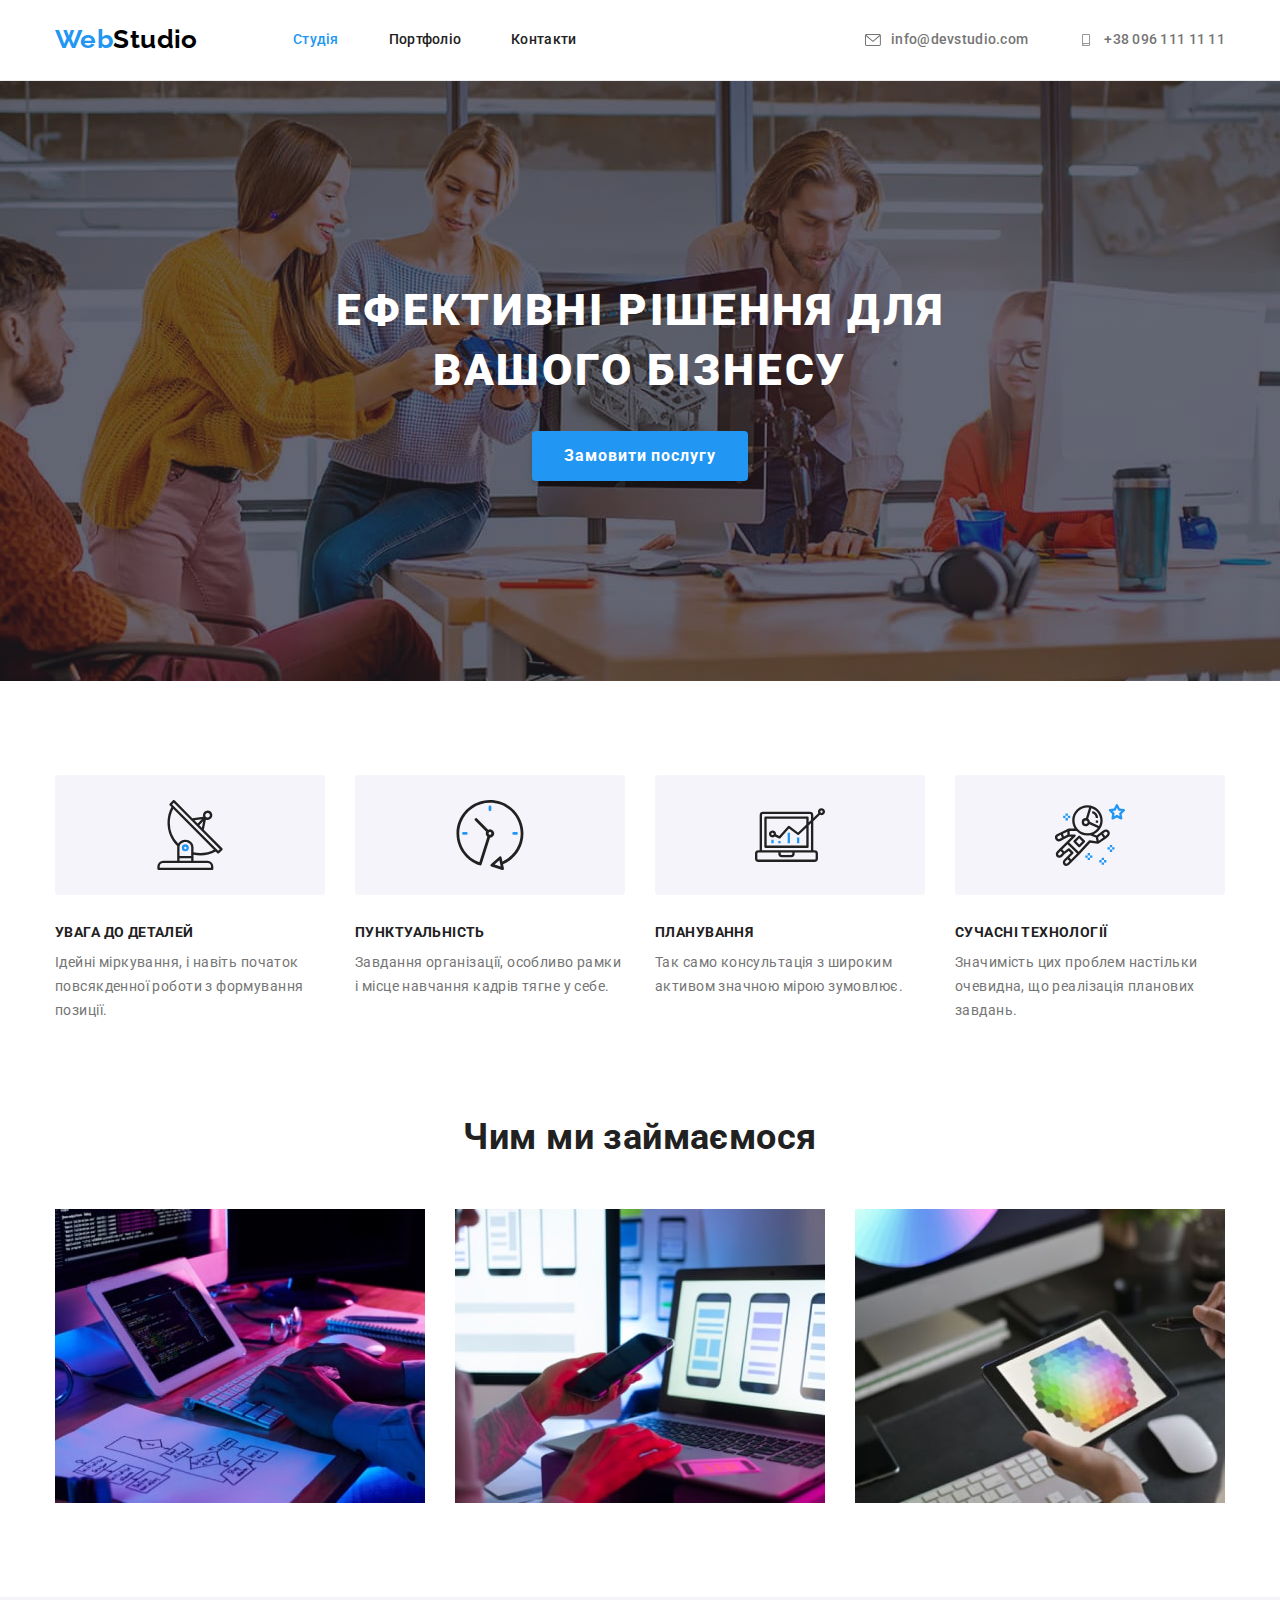
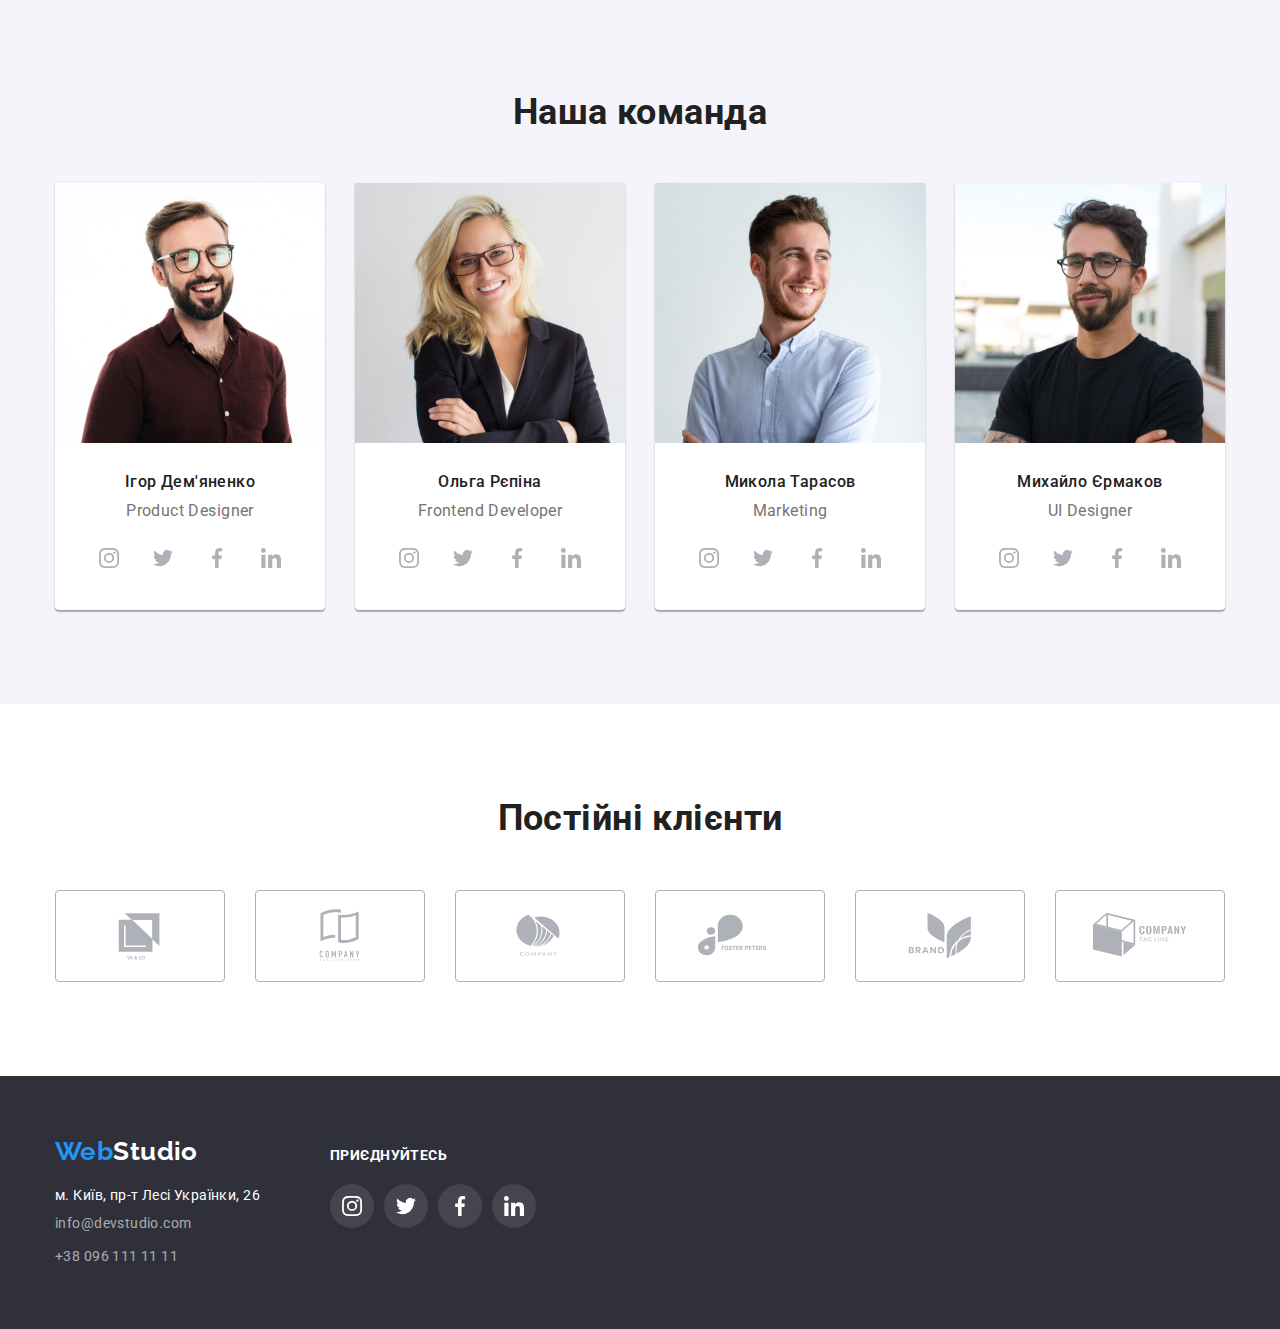
<file: index.html>
<!DOCTYPE html>
<html lang="uk">
  <head>
    <meta charset="UTF-8" />
    <meta http-equiv="X-UA-Compatible" content="IE=edge" />
    <meta name="viewport" content="width=device-width, initial-scale=1.0" />
    <title>WebStudio</title>
    <link rel="preconnect" href="https://fonts.googleapis.com" />
    <link rel="preconnect" href="https://fonts.gstatic.com" crossorigin />
    <link
      href="https://fonts.googleapis.com/css2?family=Raleway:wght@700&family=Roboto:wght@400;500;700;900&display=swap"
      rel="stylesheet"
    />
    <link
      rel="stylesheet"
      href="https://cdnjs.cloudflare.com/ajax/libs/modern-normalize/1.1.0/modern-normalize.min.css"
    />
    <link rel="stylesheet" href="./css/styles.css" />
  </head>
  <body>
    <!--header-->
    <header class="header">
      <div class="nav container">
        <nav class="nav-main">
          <a href="./index.html" class="nav-logo logo link"
            ><span class="navigate-logo">Web</span>Studio
          </a>

          <ul class="nav-menu list">
            <li class="nav-item">
              <a href="./index.html" class="nav-link link">
                <span class="nav-inner">Студія</span>
              </a>
            </li>
            <li class="nav-item">
              <a href="./portfolio.html" class="nav-link link">Портфоліо</a>
            </li>
            <li class="nav-item">
              <a href="" class="nav-link link">Контакти</a>
            </li>
          </ul>
        </nav>

        <ul class="nav-list list">
          <li class="contact-item">
            <a class="contact link" href="mailto:info@devstudio.com">
              <svg class="nav-icon" width="16" height="12">
                <use href="./images/sprite.svg#icon-mail"></use>
              </svg>
              info@devstudio.com
            </a>
          </li>

          <li class="contact-item">
            <a class="contact link" href="tel:+380961111111">
              <svg class="nav-icon" width="16" height="12">
                <use href="./images/sprite.svg#icon-phone"></use>
              </svg>
              +38 096 111 11 11
            </a>
          </li>
        </ul>
      </div>
    </header>

    <main>
      <!-- hero -->
      <section class="hero section">
        <div class="container">
          <h1 class="hero-title">Ефективні рішення для вашого бізнесу</h1>
          <button type="button" class="hero-btn link">Замовити послугу</button>
        </div>
      </section>

      <!-- about -->
      <section class="about section">
        <div class="container">
          <h2 class="visually-hidden">Привілегії</h2>
          <ul class="about-list list">
            <li class="about-item item">
              <div class="about-icon">
                <a class="about-icon-link" href="">
                  <svg class="about-soc-icon" width="70" height="70">
                    <use href="./images/sprite.svg#icon-antenna"></use>
                  </svg>
                </a>
              </div>
              <div class="about-content">
                <h3 class="about-title title">УВАГА ДО ДЕТАЛЕЙ</h3>
                <p class="about-text text">
                  Ідейні міркування, і навіть початок повсякденної роботи з
                  формування позиції.
                </p>
              </div>
            </li>
            <li class="about-item item">
              <div class="about-icon">
                <a class="about-icon-link" href="">
                  <svg class="about-soc-icon" width="70" height="70">
                    <use href="./images/sprite.svg#icon-clock"></use>
                  </svg>
                </a>
              </div>
              <div class="about-content">
                <h3 class="about-title title">ПУНКТУАЛЬНІСТЬ</h3>
                <p class="about-text text">
                  Завдання організації, особливо рамки і місце навчання кадрів
                  тягне у себе.
                </p>
              </div>
            </li>
            <li class="about-item item">
              <div class="about-icon">
                <a class="about-icon-link" href="">
                  <svg class="about-soc-icon" width="70" height="70">
                    <use href="./images/sprite.svg#icon-diagram"></use>
                  </svg>
                </a>
              </div>
              <div class="about-content">
                <h3 class="about-title title">ПЛАНУВАННЯ</h3>
                <p class="about-text text">
                  Так само консультація з широким активом значною мірою
                  зумовлює.
                </p>
              </div>
            </li>
            <li class="about-item item">
              <div class="about-icon">
                <a class="about-icon-link" href="">
                  <svg class="about-soc-icon" width="70" height="70">
                    <use href="./images/sprite.svg#icon-astronaut"></use>
                  </svg>
                </a>
              </div>
              <div class="about-content">
                <h3 class="about-title title">СУЧАСНІ ТЕХНОЛОГІЇ</h3>
                <p class="about-text text">
                  Значимість цих проблем настільки очевидна, що реалізація
                  планових завдань.
                </p>
              </div>
            </li>
          </ul>
        </div>
      </section>

      <!-- work -->
      <section class="work section">
        <div class="container">
          <h2 class="work-section-title title">Чим ми займаємося</h2>
          <ul class="work-list list">
            <li class="work-item item">
              <img src="./images/img.jpg" alt="work" width="370" height="294" />
            </li>
            <li class="work-item item">
              <img
                src="./images/img2.jpg"
                alt="phone"
                width="370"
                height="294"
              />
            </li>
            <li class="work-item item">
              <img
                src="./images/img3.jpg"
                alt="table"
                width="370"
                height="294"
              />
            </li>
          </ul>
        </div>
      </section>

      <!-- team -->
      <section class="team section">
        <div class="container">
          <h2 class="team-section-title title">Наша команда</h2>
          <ul class="team-list list">
            <li class="team-item item">
              <img
                src="./images/team1.jpg"
                alt="igor"
                width="270"
                height="260"
              />
              <div class="team-content">
                <h3 class="team-subtitle title">Ігор Дем'яненко</h3>
                <p class="team-text text">Product Designer</p>
                <!-- icon -->
                <ul class="team-soc-list list">
                  <li class="team-soc-item">
                    <a class="team-soc-link" href="">
                      <svg class="team-soc-icon" width="20" height="20">
                        <use href="./images/sprite.svg#icon-instagram"></use>
                      </svg>
                    </a>
                  </li>
                  <li class="team-soc-item">
                    <a class="team-soc-link" href="">
                      <svg class="team-soc-icon" width="20" height="20">
                        <use href="./images/sprite.svg#icon-twitter"></use>
                      </svg>
                    </a>
                  </li>
                  <li class="team-soc-item">
                    <a class="team-soc-link" href="">
                      <svg class="team-soc-icon" width="20" height="20">
                        <use href="./images/sprite.svg#icon-facebook"></use>
                      </svg>
                    </a>
                  </li>
                  <li class="team-soc-item">
                    <a class="team-soc-link" href="">
                      <svg class="team-soc-icon" width="20" height="20">
                        <use href="./images/sprite.svg#icon-linkedin"></use>
                      </svg>
                    </a>
                  </li>
                </ul>
              </div>
            </li>
            <li class="team-item item">
              <img
                src="./images/team2.jpg"
                alt="olga"
                width="270"
                height="260"
              />
              <div class="team-content">
                <h3 class="team-subtitle title">Ольга Рєпіна</h3>
                <p class="team-text text">Frontend Developer</p>
                <!-- icon -->
                <ul class="team-soc-list list">
                  <li class="team-soc-item">
                    <a class="team-soc-link" href="">
                      <svg class="team-soc-icon" width="20" height="20">
                        <use href="./images/sprite.svg#icon-instagram"></use>
                      </svg>
                    </a>
                  </li>
                  <li class="team-soc-item">
                    <a class="team-soc-link" href="">
                      <svg class="team-soc-icon" width="20" height="20">
                        <use href="./images/sprite.svg#icon-twitter"></use>
                      </svg>
                    </a>
                  </li>
                  <li class="team-soc-item">
                    <a class="team-soc-link" href="">
                      <svg class="team-soc-icon" width="20" height="20">
                        <use href="./images/sprite.svg#icon-facebook"></use>
                      </svg>
                    </a>
                  </li>
                  <li class="team-soc-item">
                    <a class="team-soc-link" href="">
                      <svg class="team-soc-icon" width="20" height="20">
                        <use href="./images/sprite.svg#icon-linkedin"></use>
                      </svg>
                    </a>
                  </li>
                </ul>
              </div>
            </li>
            <li class="team-item item">
              <img
                src="./images/team3.jpg"
                alt="mikola"
                width="270"
                height="260"
              />
              <div class="team-content">
                <h3 class="team-subtitle title">Микола Тарасов</h3>
                <p class="team-text text">Marketing</p>
                <!-- icon -->
                <ul class="team-soc-list list">
                  <li class="team-soc-item">
                    <a class="team-soc-link" href="">
                      <svg class="team-soc-icon" width="20" height="20">
                        <use href="./images/sprite.svg#icon-instagram"></use>
                      </svg>
                    </a>
                  </li>
                  <li class="team-soc-item">
                    <a class="team-soc-link" href="">
                      <svg class="team-soc-icon" width="20" height="20">
                        <use href="./images/sprite.svg#icon-twitter"></use>
                      </svg>
                    </a>
                  </li>
                  <li class="team-soc-item">
                    <a class="team-soc-link" href="">
                      <svg class="team-soc-icon" width="20" height="20">
                        <use href="./images/sprite.svg#icon-facebook"></use>
                      </svg>
                    </a>
                  </li>
                  <li class="team-soc-item">
                    <a class="team-soc-link" href="">
                      <svg class="team-soc-icon" width="20" height="20">
                        <use href="./images/sprite.svg#icon-linkedin"></use>
                      </svg>
                    </a>
                  </li>
                </ul>
              </div>
            </li>
            <li class="team-item item">
              <img
                src="./images/team4.jpg"
                alt="mikle"
                width="270"
                height="260"
              />
              <div class="team-content">
                <h3 class="team-subtitle title">Михайло Єрмаков</h3>
                <p class="team-text text">UI Designer</p>
                <!-- icon -->
                <ul class="team-soc-list list">
                  <li class="team-soc-item">
                    <a class="team-soc-link" href="">
                      <svg class="team-soc-icon" width="20" height="20">
                        <use href="./images/sprite.svg#icon-instagram"></use>
                      </svg>
                    </a>
                  </li>
                  <li class="team-soc-item">
                    <a class="team-soc-link" href="">
                      <svg class="team-soc-icon" width="20" height="20">
                        <use href="./images/sprite.svg#icon-twitter"></use>
                      </svg>
                    </a>
                  </li>
                  <li class="team-soc-item">
                    <a class="team-soc-link" href="">
                      <svg class="team-soc-icon" width="20" height="20">
                        <use href="./images/sprite.svg#icon-facebook"></use>
                      </svg>
                    </a>
                  </li>
                  <li class="team-soc-item">
                    <a class="team-soc-link" href="">
                      <svg class="team-soc-icon" width="20" height="20">
                        <use href="./images/sprite.svg#icon-linkedin"></use>
                      </svg>
                    </a>
                  </li>
                </ul>
              </div>
            </li>
          </ul>
        </div>
      </section>

      <!-- Clients -->
      <section class="clients section">
        <div class="container">
          <h2 class="clients-title title">Постійні клієнти</h2>
          <ul class="clients-list list">
            <li class="clients-item">
              <a class="clients-link" href="">
                <svg class="clients-icon" width="106" height="60">
                  <use href="./images/sprite.svg#icon-Logo-1"></use>
                </svg>
              </a>
            </li>
            <li class="clients-item">
              <a class="clients-link" href="">
                <svg class="clients-icon" width="106" height="60">
                  <use href="./images/sprite.svg#icon-Logo-2"></use>
                </svg>
              </a>
            </li>
            <li class="clients-item">
              <a class="clients-link" href="">
                <svg class="clients-icon" width="106" height="60">
                  <use href="./images/sprite.svg#icon-Logo-3"></use>
                </svg>
              </a>
            </li>
            <li class="clients-item">
              <a class="clients-link" href="">
                <svg class="clients-icon" width="106" height="60">
                  <use href="./images/sprite.svg#icon-Logo-4"></use>
                </svg>
              </a>
            </li>
            <li class="clients-item">
              <a class="clients-link" href="">
                <svg class="clients-icon" width="106" height="60">
                  <use href="./images/sprite.svg#icon-Logo-5"></use>
                </svg>
              </a>
            </li>
            <li class="clients-item">
              <a class="clients-link" href="">
                <svg class="clients-icon" width="106" height="60">
                  <use href="./images/sprite.svg#icon-Logo-6"></use>
                </svg>
              </a>
            </li>
          </ul>
        </div>
      </section>
    </main>
    <!--Footer-->
    <footer class="footer">
      <div class="container">
        <div class="footer-block">
          <a href="./index.html" class="logo link"
            ><span class="footer-logo">Web</span>Studio</a
          >
          <address class="address">
            <ul class="footer-list list">
              <li class="footer-item item">
                <a href="" class="footer-address link"
                  >м. Київ, пр-т Лесі Українки, 26</a
                >
              </li>
              <li class="footer-item item">
                <a href="mailto:info@devstudio.com " class="footer-contact link"
                  >info@devstudio.com</a
                >
              </li>
              <li class="footer-item item">
                <a href="tel:+380961111111" class="footer-contact link"
                  >+38 096 111 11 11</a
                >
              </li>
            </ul>
          </address>
        </div>

        <div class="join">
          <h2 class="join-title title">приєднуйтесь</h2>
          <ul class="join-list list">
            <li class="join-item">
              <a class="join-link link" href="">
                <svg class="join-icon" width="20" height="20">
                  <use href="./images/sprite.svg#icon-instagram"></use>
                </svg>
              </a>
            </li>
            <li class="join-item">
              <a class="join-link link" href="">
                <svg class="join-icon" width="20" height="20">
                  <use href="./images/sprite.svg#icon-twitter"></use>
                </svg>
              </a>
            </li>
            <li class="join-item">
              <a class="join-link link" href="">
                <svg class="join-icon" width="20" height="20">
                  <use href="./images/sprite.svg#icon-facebook"></use>
                </svg>
              </a>
            </li>
            <li class="join-item">
              <a class="join-link link" href="">
                <svg class="join-icon" width="20" height="20">
                  <use href="./images/sprite.svg#icon-linkedin"></use>
                </svg>
              </a>
            </li>
          </ul>
        </div>
      </div>
    </footer>
  </body>
</html>
</file>
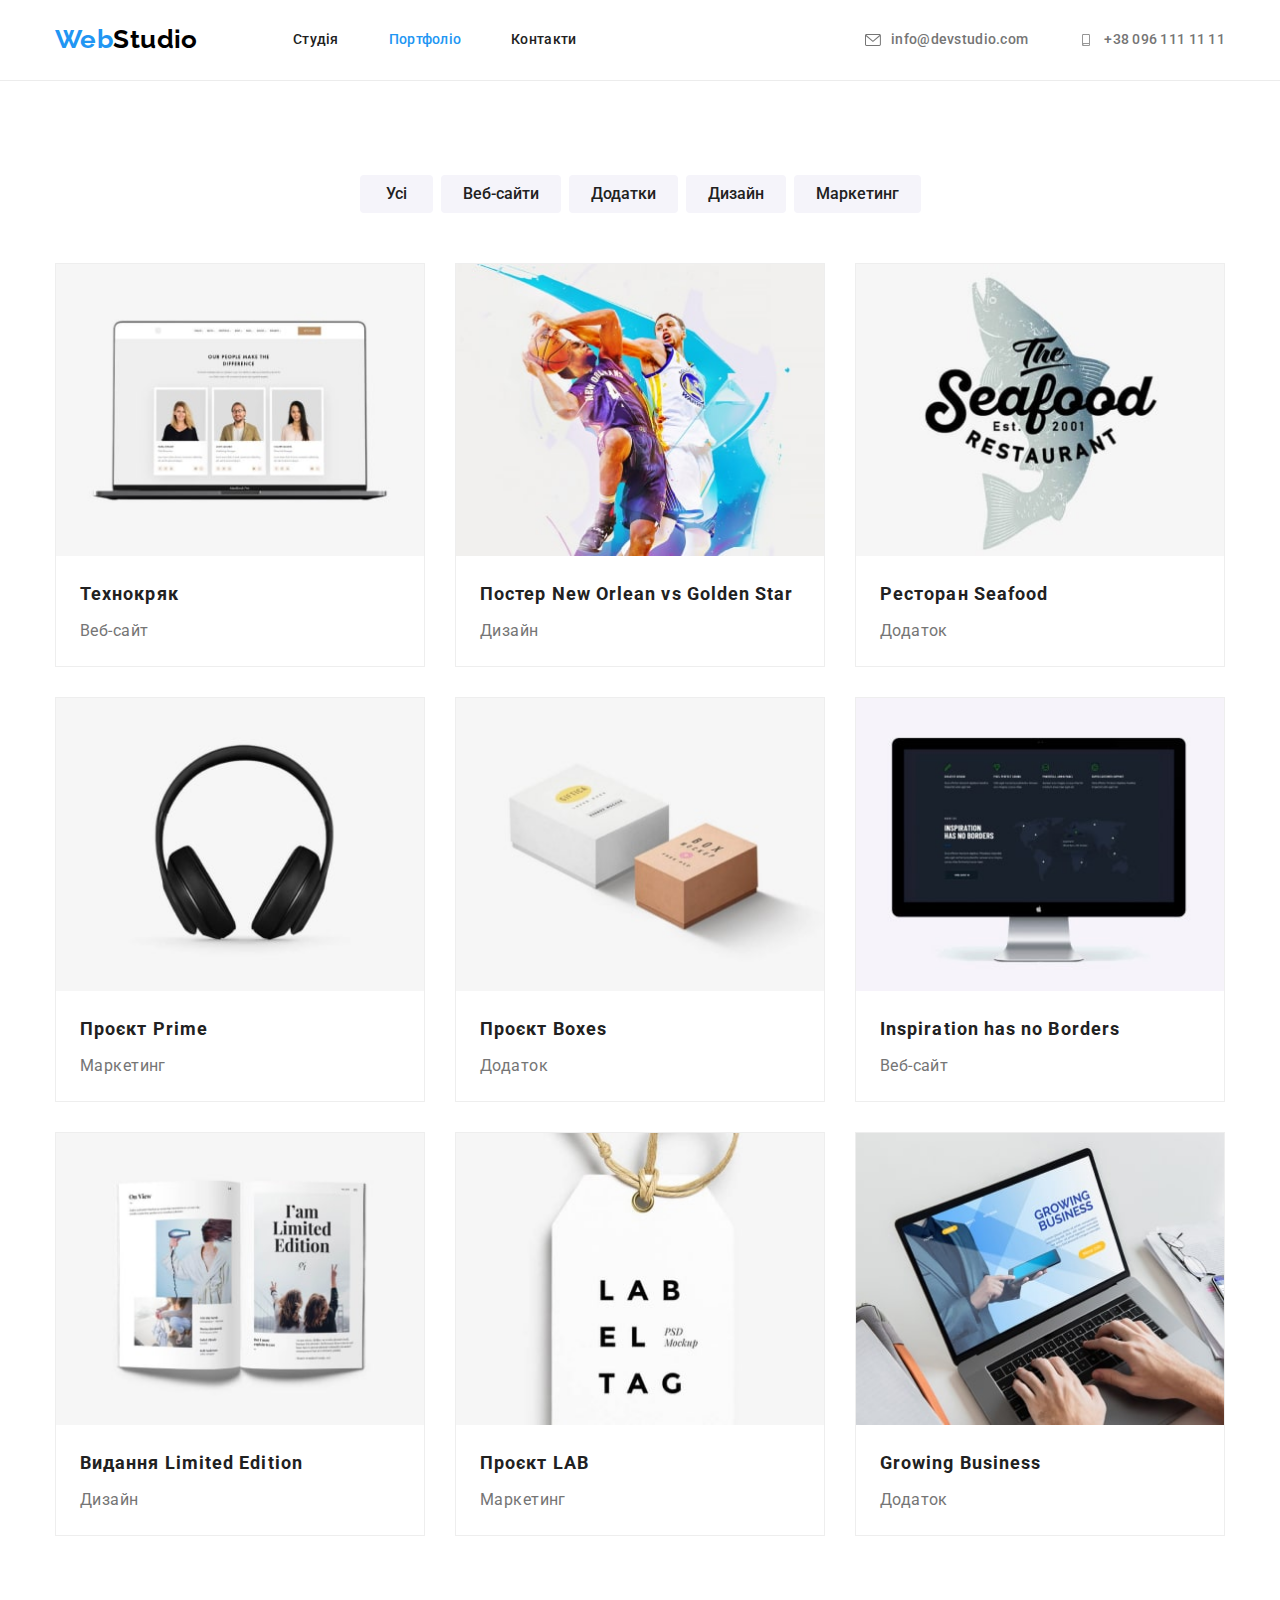
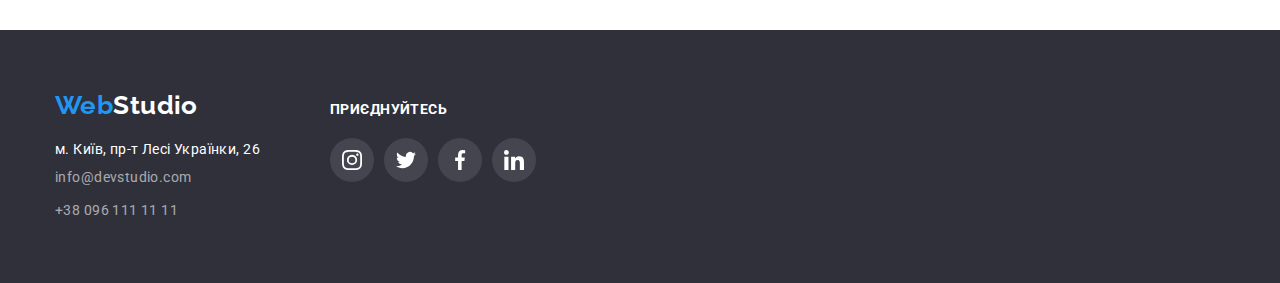
<file: portfolio.html>
<!DOCTYPE html>
<html lang="uk">
  <head>
    <meta charset="UTF-8" />
    <meta http-equiv="X-UA-Compatible" content="IE=edge" />
    <meta name="viewport" content="width=device-width, initial-scale=1.0" />
    <title>WebStudio</title>
    <link rel="preconnect" href="https://fonts.googleapis.com" />
    <link rel="preconnect" href="https://fonts.gstatic.com" crossorigin />
    <link
      href="https://fonts.googleapis.com/css2?family=Raleway:wght@700&family=Roboto:wght@400;500;700;900&display=swap"
      rel="stylesheet"
    />
    <link
      rel="stylesheet"
      href="https://cdnjs.cloudflare.com/ajax/libs/modern-normalize/1.1.0/modern-normalize.min.css"
    />
    <link rel="stylesheet" href="./css/styles.css" />
  </head>
  <body>
    <!--header-->
    <header class="header">
      <div class="nav container">
        <nav class="nav-main">
          <a href="./index.html" class="nav-logo logo link"
            ><span class="navigate-logo">Web</span>Studio
          </a>

          <ul class="nav-menu list">
            <li class="nav-item">
              <a href="./index.html" class="nav-link link"> Студія </a>
            </li>
            <li class="nav-item">
              <a href="./portfolio.html" class="nav-link link">
                <span class="nav-inner">Портфоліо</span></a
              >
            </li>
            <li class="nav-item">
              <a href="" class="nav-link link">Контакти</a>
            </li>
          </ul>
        </nav>

        <ul class="nav-list list">
          <li class="contact-item">
            <a class="nav-mail contact link" href="mailto:info@devstudio.com">
              <svg class="nav-icon" width="16" height="12">
                <use href="./images/sprite.svg#icon-mail"></use></svg
              >info@devstudio.com</a
            >
          </li>

          <li class="contact-item">
            <a class="nav-tel contact link" href="tel:+380961111111">
              <svg class="nav-icon" width="16" height="12">
                <use href="./images/sprite.svg#icon-phone"></use></svg
              >+38 096 111 11 11</a
            >
          </li>
        </ul>
      </div>
    </header>

    <!-- Main Content -->
    <main>
      <section class="content section">
        <div class="container">
          <h1 class="visually-hidden">Portfolio</h1>

          <ul class="content-list list">
            <li class="content-item">
              <button type="button" class="content-btn link">Усі</button>
            </li>
            <li class="content-item">
              <button type="button" class="content-btn link">Веб-сайти</button>
            </li>
            <li class="content-item">
              <button type="button" class="content-btn link">Додатки</button>
            </li>
            <li class="content-item">
              <button type="button" class="content-btn link">Дизайн</button>
            </li>
            <li class="content-item">
              <button type="button" class="content-btn link">Маркетинг</button>
            </li>
          </ul>
          <ul class="gallery-list list">
            <li class="gallery-item item">
              <a class="gallery-icon link" href="">
                <img
                  src="./images/img-portfolio1.jpg"
                  alt="gallery"
                  width="370"
                  height="294"
                />
                <div class="gallery-content">
                  <h2 class="gallery-title title">Технокряк</h2>
                  <p class="gallery-text text">Веб-сайт</p>
                </div>
              </a>
            </li>
            <li class="gallery-item item">
              <a class="gallery-icon link" href="">
                <img
                  src="./images/img-portfolio2.jpg"
                  alt="gallery"
                  width="370"
                  height="294"
                />
                <div class="gallery-content">
                  <h2 class="gallery-title title">
                    Постер New Orlean vs Golden Star
                  </h2>
                  <p class="gallery-text text">Дизайн</p>
                </div>
              </a>
            </li>
            <li class="gallery-item item">
              <a class="gallery-icon link" href="">
                <img
                  src="./images/img-portfolio3.jpg"
                  alt="gallery"
                  width="370"
                  height="294"
                />
                <div class="gallery-content">
                  <h2 class="gallery-title title">Ресторан Seafood</h2>
                  <p class="gallery-text text">Додаток</p>
                </div>
              </a>
            </li>
            <li class="gallery-item item">
              <a class="gallery-icon link" href="">
                <img
                  src="./images/img-portfolio4.jpg"
                  alt="gallery"
                  width="370"
                  height="294"
                />
                <div class="gallery-content">
                  <h2 class="gallery-title title">Проєкт Prime</h2>
                  <p class="gallery-text text">Маркетинг</p>
                </div>
              </a>
            </li>
            <li class="gallery-item item">
              <a class="gallery-icon link" href="">
                <img
                  src="./images/img-portfolio5.jpg"
                  alt="gallery"
                  width="370"
                  height="294"
                />
                <div class="gallery-content">
                  <h2 class="gallery-title title">Проєкт Boxes</h2>
                  <p class="gallery-text text">Додаток</p>
                </div>
              </a>
            </li>
            <li class="gallery-item item">
              <a class="gallery-icon link" href="">
                <img
                  src="./images/img-portfolio6.jpg"
                  alt="gallery"
                  width="370"
                  height="294"
                />
                <div class="gallery-content">
                  <h2 class="gallery-title title">
                    Inspiration has no Borders
                  </h2>
                  <p class="gallery-text text">Веб-сайт</p>
                </div>
              </a>
            </li>
            <li class="gallery-item item">
              <a class="gallery-icon link" href="">
                <img
                  src="./images/img-portfolio7.jpg"
                  alt="gallery"
                  width="370"
                  height="294"
                />
                <div class="gallery-content">
                  <h2 class="gallery-title title">Видання Limited Edition</h2>
                  <p class="gallery-text text">Дизайн</p>
                </div>
              </a>
            </li>
            <li class="gallery-item item">
              <a class="gallery-icon link" href="">
                <img
                  src="./images/img-portfolio8.jpg"
                  alt="gallery"
                  width="370"
                  height="294"
                />
                <div class="gallery-content">
                  <h2 class="gallery-title title">Проєкт LAB</h2>
                  <p class="gallery-text text">Маркетинг</p>
                </div>
              </a>
            </li>
            <li class="gallery-item item">
              <a class="gallery-icon link" href="">
                <img
                  src="./images/img-portfolio9.jpg"
                  alt="gallery"
                  width="370"
                  height="294"
                />
                <div class="gallery-content">
                  <h2 class="gallery-title title">Growing Business</h2>
                  <p class="gallery-text text">Додаток</p>
                </div>
              </a>
            </li>
          </ul>
        </div>
      </section>
    </main>
    <!--Footer-->
    <footer class="footer section">
      <div class="container">
        <div class="footer-block">
          <a href="./index.html" class="logo link"
            ><span class="footer-logo">Web</span>Studio</a
          >
          <address class="address">
            <ul class="footer-list list">
              <li class="footer-item item">
                <a href="" class="footer-address link"
                  >м. Київ, пр-т Лесі Українки, 26</a
                >
              </li>
              <li class="footer-item item">
                <a href="mailto:info@devstudio.com " class="footer-contact link"
                  >info@devstudio.com</a
                >
              </li>
              <li class="footer-item item">
                <a href="tel:+380961111111" class="footer-contact link"
                  >+38 096 111 11 11</a
                >
              </li>
            </ul>
          </address>
        </div>

        <div class="join">
          <h2 class="join-title title">приєднуйтесь</h2>
          <ul class="join-list list">
            <li class="join-item">
              <a class="join-link link" href="">
                <svg class="join-icon" width="20" height="20">
                  <use href="./images/sprite.svg#icon-instagram"></use>
                </svg>
              </a>
            </li>
            <li class="join-item">
              <a class="join-link link" href="">
                <svg class="join-icon" width="20" height="20">
                  <use href="./images/sprite.svg#icon-twitter"></use>
                </svg>
              </a>
            </li>
            <li class="join-item">
              <a class="join-link link" href="">
                <svg class="join-icon" width="20" height="20">
                  <use href="./images/sprite.svg#icon-facebook"></use>
                </svg>
              </a>
            </li>
            <li class="join-item">
              <a class="join-link link" href="">
                <svg class="join-icon" width="20" height="20">
                  <use href="./images/sprite.svg#icon-linkedin"></use>
                </svg>
              </a>
            </li>
          </ul>
        </div>
      </div>
    </footer>
  </body>
</html>
</file>
<file: css/styles.css>
/* основний колір текста  #757575; */
/* вторинний колір текста #212121; */
/* колір акцент #2196F3; */
/* білий #FFFFFF; */
/* чорний колір #000000 */

/* основний колір фона #F5F5F5; */
/* вторинний колір фона #F5F4FA; */
/* колір фона футера #2F303A; */

:root {
  --primary-text-color: #757575;
  --title-text-color: #212121;
  --accent: #2196f3;
  --white-color: #ffffff;
  --black-color: #000000;

  --primary-bcg-color: #f5f5f5;
  --secondary-bcg-color: #f5f4fa;
  --footer-bcg-color: #2f303a;

  --color-icon: #afb1b8;
  --shadow-footer: rgba(255, 255, 255, 0.1);

  --shadow-hero-btn: 0px 4px 4px rgba(0, 0, 0, 0.15);

  --shadow-gallery: 0px 1px 1px rgba(0, 0, 0, 0.12),
    0px 4px 4px rgba(0, 0, 0, 0.06), 1px 4px 6px rgba(0, 0, 0, 0.16);

  --shadow-team: 0px 1px 3px rgba(0, 0, 0, 0.12),
    0px 1px 1px rgba(0, 0, 0, 0.14), 0px 2px 1px rgba(0, 0, 0, 0.2);

  --color-white-shadow: rgba(255, 255, 255, 0.6);
}

/* =========================================BODY*/

body {
  color: var(--primary-text-color);
  background-color: var(--white-color);
  font-family: "Roboto", sans-serif;
  font-size: 14px;
  letter-spacing: 0.03em;
}

/* utils */
.container {
  width: 1200px;
  padding: 0 15px 0 15px;
  margin: 0 auto;
  /* outline: 2px solid tomato; */
}

.visually-hidden {
  position: absolute;
  width: 1px;
  height: 1px;
  margin: -1px;
  border: 0;
  padding: 0;

  white-space: nowrap;
  clip-path: inset(100%);
  clip: rect(0 0 0 0);
  overflow: hidden;
}

.title {
  color: var(--title-text-color);
}

.section {
  padding: 94px 0;
}

/* reset */
html {
  box-sizing: border-box;
}
*,
*::after,
*::before {
  box-sizing: inherit;
}
/* Стили для обнуления верхних отступов у элементов */
h1,
h2,
h3,
h4,
h5,
h6,
p {
  margin: 0;
}
/* Класс для обнуления базовых свойств у списков (ul) */
.list {
  list-style: none;
  padding-left: 0;
  margin: 0;
}
/* Класс для обнуления базовых свойств у ссылок */
.link {
  text-decoration: none;
  color: inherit;
  cursor: pointer;
}
/* Свойства для корректного отображения картинок */
img {
  display: block;
  max-width: 100%;
  height: auto;
}
/* Свойства для обнуления курсива у address */
address {
  font-style: normal;
}

/* Header */
.header {
  border-bottom: 1px solid #ececec;
}

/* =========================================LOGO*/
.logo {
  color: var(--black-color);

  font-family: "Raleway", cursive;
  font-weight: 700;
  font-size: 26px;
  line-height: 1.19;
}

.nav-logo {
  min-width: 145px;
  padding: 24px 0 25px 0;
}

.navigate-logo {
  color: var(--accent);
}

.footer .logo {
  display: inline-block;
  margin-bottom: 20px;

  color: var(--white-color);
}

.footer-logo {
  color: var(--accent);
}

/* =======================================NAV*/
.nav.container {
  display: flex;
  align-items: center;
}

.nav-main {
  display: flex;
}

/* nav menu */
.nav-menu {
  display: flex;
  gap: 50px;
  margin-left: 93px;
}

.nav-menu .nav-link {
  display: block;
  padding: 32px 0;

  color: var(--title-text-color);
  font-weight: 500;
  line-height: 1.14;
  letter-spacing: 0.02em;
}

.nav-link:hover,
.nav-link:focus {
  color: var(--accent);
}

.nav-inner {
  color: var(--accent);
}

/* nav list contact */
.nav-list {
  display: flex;
  align-items: center;
  justify-content: center;
  margin-left: auto;
  gap: 50px;
}

.contact:hover,
.contact:focus {
  color: var(--accent);
}

.contact {
  display: flex;
  align-items: center;
  justify-content: center;

  padding: 32px 0;

  color: var(--primary-text-color);
  font-weight: 500;
  line-height: 1.14;
  letter-spacing: 0.02em;
}

/* icon */
.nav-icon {
  margin-right: 10px;
  fill: var(--primary-text-color);
}

.contact:hover .nav-icon,
.contact:focus .nav-icon {
  fill: var(--accent);
}

/* ======================================HERO*/
.hero {
  color: var(--white-color);
  text-align: center;
  padding: 200px 0;

  background-color: var(--footer-bcg-color);
  background-image: linear-gradient(
      rgba(47, 48, 58, 0.4),
      rgba(47, 48, 58, 0.4)
    ),
    url(../images/hero-bg.jpg);
  background-repeat: no-repeat;
  background-position: center;
  background-size: cover;

  max-width: 1600px;
  margin: 0 auto;
}

.hero-title {
  font-weight: 900;
  font-size: 44px;
  line-height: 1.36;
  letter-spacing: 0.06em;
  text-transform: uppercase;

  display: block;
  max-width: 696px;
  text-align: center;
  margin-left: auto;
  margin-right: auto;
  margin-bottom: 30px;
}

.hero-btn {
  display: flex;
  align-items: center;
  padding: 10px 32px;
  margin: 0 auto;
  border-radius: 4px;
  min-width: 216px;
  border: 0;

  color: var(--white-color);
  background-color: var(--accent);

  font-family: inherit;
  font-weight: 700;
  font-size: 16px;
  line-height: 1.88;
  text-align: center;
  letter-spacing: 0.06em;
  box-shadow: var(--shadow-hero-btn);
}

.hero-btn:hover,
.hero-btn:focus {
  color: var(--title-text-color);
}

/* =====================================ABOUT*/

.about-list {
  display: flex;
  gap: 30px;
}

.about-item {
  width: calc((100% - 3 * 30px) / 4);
}

.about-title {
  margin-bottom: 10px;

  font-size: 14px;
  line-height: 1.14;
  text-transform: uppercase;
}

.about-text {
  max-width: 270px;
  line-height: 1.71;
}

/* About-icon */

.about-icon {
  border-radius: 4px;
  background-color: var(--secondary-bcg-color);
  margin-bottom: 30px;
}

.about-icon-link {
  height: 120px;
  display: flex;
  justify-content: center;
  align-items: center;
}

/* ======================================WORK*/

.work.section {
  padding-top: 0;
}

.work-list {
  display: flex;
  gap: 30px;
}

.work-item {
  display: block;
}

.work-section-title,
.team-section-title {
  margin-bottom: 50px;

  font-size: 36px;
  line-height: 1.17;
  text-align: center;
}

/* ======================================TEAM*/

.team {
  background-color: var(--secondary-bcg-color);
}

.team-list {
  display: flex;
  gap: 30px;
}

.team-item {
  width: calc((100% - 3 * 30px) / 4);

  background-color: var(--white-color);
  box-shadow: var(--shadow-team);
  border-radius: 0px 0px 4px 4px;
}

.team-content {
  padding: 30px 0;
}

.team-subtitle {
  margin-bottom: 10px;

  font-weight: 500;
  font-size: 16px;
  line-height: 1.18;
  text-align: center;
}

.team-text {
  font-size: 16px;
  line-height: 1.18;
  text-align: center;
  margin-bottom: 16px;
}

/* team-SOC========== */

.team-soc-list {
  display: flex;
  justify-content: center;
  gap: 10px;
  /* padding: 0 32px 30px 32px; */
}

.team-soc-link {
  display: flex;
  align-items: center;
  justify-content: center;
  width: 44px;
  height: 44px;
  border-radius: 50%;
  color: var(--color-icon);
}

.team-soc-icon {
  fill: currentColor;
}

.team-soc-link:hover,
.team-soc-link:focus {
  background-color: var(--accent);
  color: var(--white-color);
}

/* ====================================CLIENTS */

.clients-list {
  display: flex;
  gap: 30px;
}

.clients-item {
  width: calc((100% - 150px) / 6);
}

.clients-title {
  font-weight: 700;
  font-size: 36px;
  line-height: 1.16;
  text-align: center;
  margin-bottom: 50px;
}

.clients-link {
  display: flex;
  align-items: center;
  justify-content: center;

  fill: var(--color-icon);
  border: 1px solid var(--color-icon);
  border-radius: 4px;
  width: 170px;
  height: 92px;
}

.clients-link:hover,
.clients-link:focus {
  border-color: var(--accent);
}

.clients-link:hover .clients-icon,
.clients-link:focus .clients-icon {
  fill: var(--accent);
}

/* ====================================FOOTER*/

.footer {
  padding: 60px 0;

  background-color: var(--footer-bcg-color);
}

.footer .container {
  display: flex;
  align-items: baseline;
}

.address {
  font-style: normal;
}

.footer-list .footer-item + .footer-item {
  margin-top: 9px;
}

.footer-contact,
.footer-adress {
  font-weight: 400;
  line-height: 1.71;
}

.footer-address {
  color: var(--white-color);
}

.footer-contact:hover,
.footer-contact:focus {
  color: var(--accent);
}

.footer-contact {
  color: var(--color-white-shadow);
}

/* =========JOIN */

.join {
  margin-left: 70px;
}

.join-title {
  font-weight: 700;
  font-size: 14px;
  line-height: 1.14;
  text-transform: uppercase;
  margin-bottom: 20px;

  color: var(--white-color);
}

.join-list {
  display: flex;
  justify-content: center;
  width: 206px;
  gap: 10px;
}

.join-item {
  width: calc((100% - 30px) / 4);
}

.join-link {
  display: flex;
  align-items: center;
  justify-content: center;
  width: 44px;
  height: 44px;
  border-radius: 50%;
  background-color: var(--shadow-footer);
  fill: var(--white-color);
}

.join-link:hover,
.join-link:focus {
  background-color: var(--accent);
}

/* =================================PORTFOLIO*/

/* ==================================CONTENT */

/* Content-list */
.content-list {
  display: flex;
  justify-content: center;
  margin-bottom: 50px;
  gap: 8px;
}

.content-btn {
  display: inline-block;
  border-radius: 4px;
  border: 0;
  min-width: 73px;
  padding: 6px 22px;

  color: var(--title-text-color);
  background-color: var(--secondary-bcg-color);

  font-family: inherit;
  font-weight: 500;
  font-size: 16px;
  line-height: 1.62;
  text-align: center;
}

.content-btn:hover,
.content-btn:focus {
  background-color: var(--accent);
  color: var(--white-color);
  box-shadow: 0px 3px 1px rgba(0, 0, 0, 0.1), 0px 1px 2px rgba(0, 0, 0, 0.08),
    0px 2px 2px rgba(0, 0, 0, 0.12);
}

/* Gallery list */
.gallery-list {
  display: flex;
  flex-wrap: wrap;
  gap: 30px;
}

.gallery-item {
  display: block;
  width: calc((100% - 2 * 30px) / 3);
  border: 1px solid #eeeeee;
}

.gallery-title {
  margin: 0;

  font-size: 18px;
  line-height: 2;
  letter-spacing: 0.06em;
}

.gallery-text {
  margin: 4px 0 0 0;

  font-size: 16px;
  line-height: 1.88;
}

.gallery-content {
  padding: 20px 24px;
}

.gallery-icon {
  display: block;
}

.gallery-icon:hover,
.gallery-icon:focus {
  box-shadow: var(--shadow-gallery);
}
</file>
